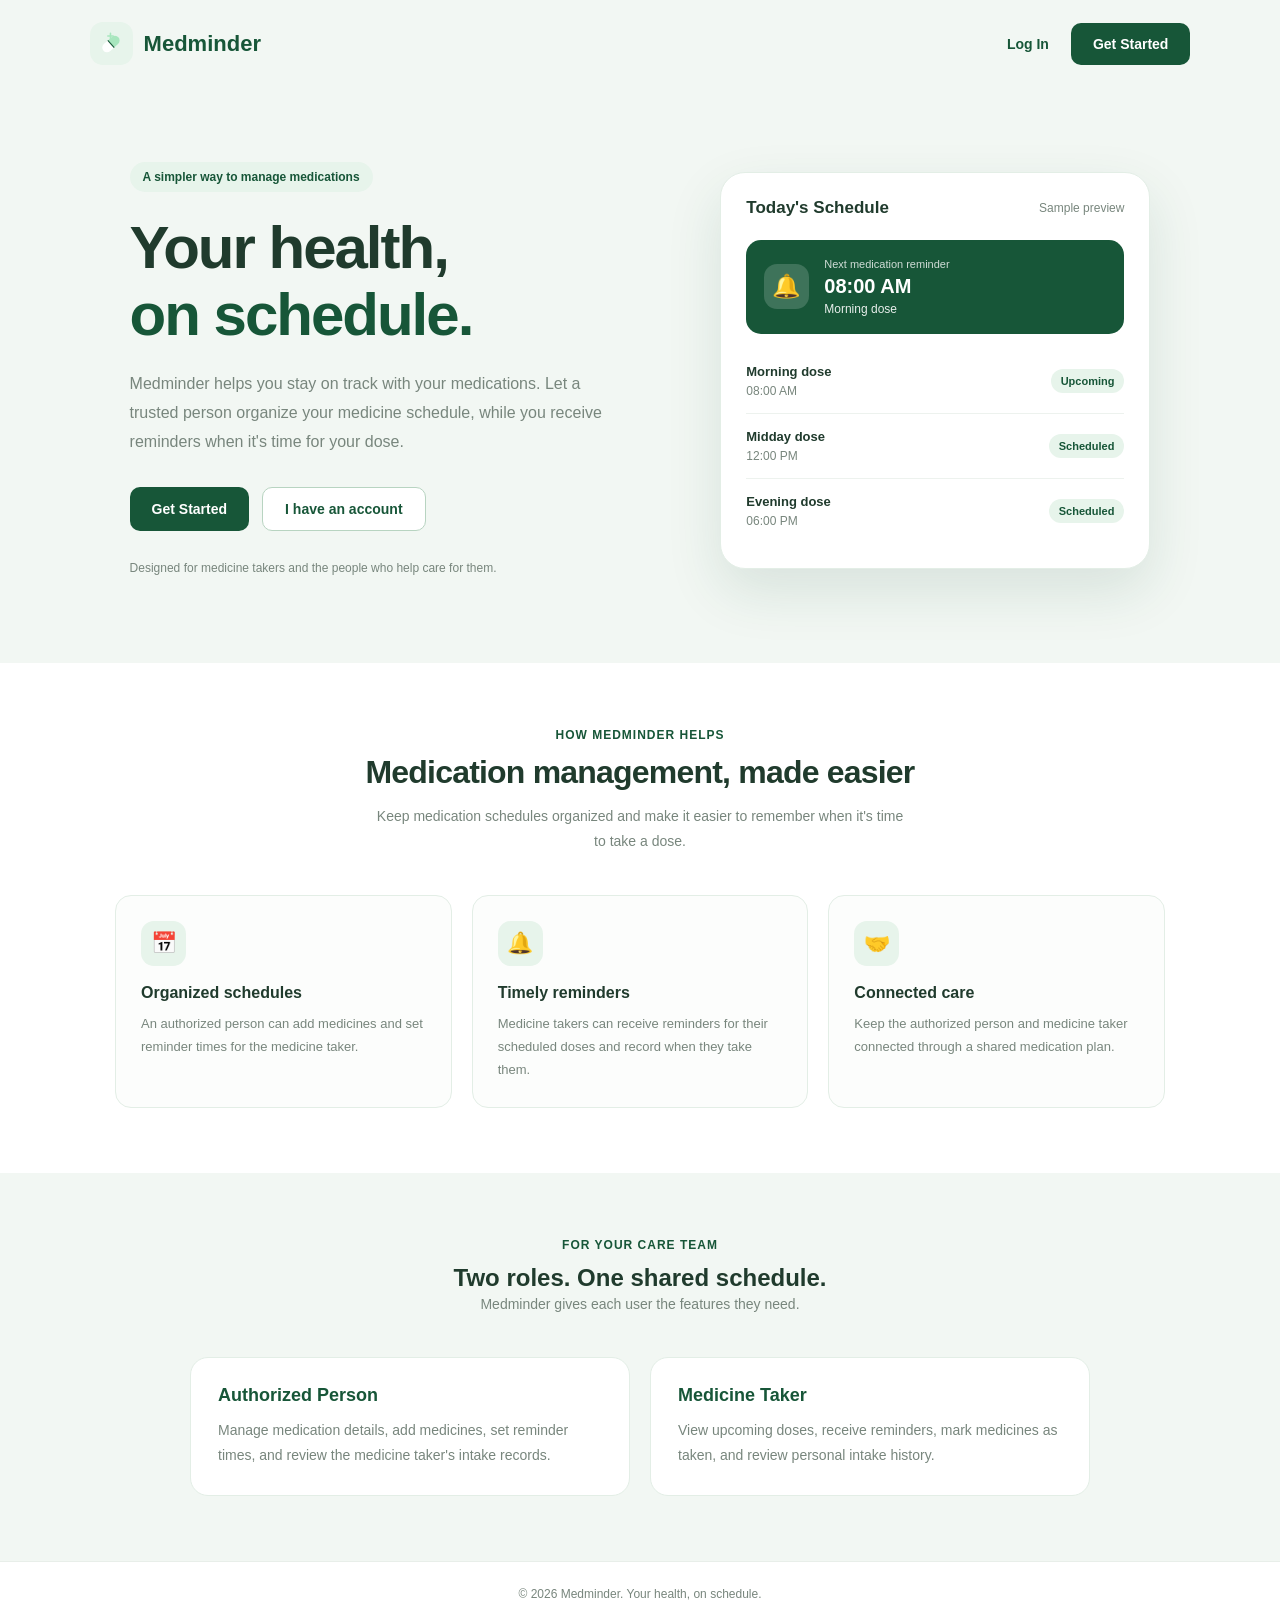
<file: index.html>
<!DOCTYPE html>
<html lang="en">
<head>
  <meta charset="UTF-8">
  <meta name="viewport" content="width=device-width, initial-scale=1.0">
  <meta name="theme-color" content="#175638">
  <title>Medminder | Your Health, On Schedule</title>

  <style>
    * {
      margin: 0;
      padding: 0;
      box-sizing: border-box;
    }

    :root {
      --green: #175638;
      --green-dark: #10442b;
      --green-light: #e7f4eb;
      --background: #f2f7f3;
      --text: #203b2d;
      --muted: #78867d;
      --white: #ffffff;
    }

    body {
      font-family: Inter, Arial, sans-serif;
      background: var(--background);
      color: var(--text);
      min-height: 100vh;
    }

    a {
      text-decoration: none;
    }

    .navbar {
      width: 100%;
      padding: 22px 7%;
      display: flex;
      justify-content: space-between;
      align-items: center;
      gap: 20px;
    }

    .brand {
      display: flex;
      align-items: center;
      gap: 11px;
      color: var(--green);
      font-size: 22px;
      font-weight: 700;
    }

    .brand-icon {
      width: 43px;
      height: 43px;
      display: grid;
      place-items: center;
      background: var(--green-light);
      border-radius: 13px;
    }

    .brand-icon svg {
      width: 34px;
      height: 34px;
    }

    .nav-actions {
      display: flex;
      align-items: center;
      gap: 22px;
    }

    .login-link {
      color: var(--green);
      font-weight: 600;
      font-size: 14px;
    }

    .button {
      display: inline-flex;
      justify-content: center;
      align-items: center;
      padding: 13px 22px;
      border-radius: 10px;
      font-size: 14px;
      font-weight: 600;
      transition: 0.2s;
    }

    .button-primary {
      background: var(--green);
      color: white;
    }

    .button-primary:hover {
      background: var(--green-dark);
      transform: translateY(-1px);
    }

    .button-outline {
      border: 1px solid #b8d4c1;
      color: var(--green);
      background: white;
    }

    .hero {
      max-width: 1200px;
      margin: 0 auto;
      padding: 75px 7% 85px;
      display: grid;
      grid-template-columns: 1.1fr 0.9fr;
      align-items: center;
      gap: 65px;
    }

    .eyebrow {
      display: inline-block;
      padding: 8px 13px;
      margin-bottom: 22px;
      border-radius: 30px;
      background: var(--green-light);
      color: var(--green);
      font-size: 12px;
      font-weight: 700;
    }

    .hero h1 {
      font-size: clamp(38px, 5vw, 60px);
      line-height: 1.12;
      letter-spacing: -2px;
      margin-bottom: 22px;
    }

    .hero h1 span {
      color: var(--green);
    }

    .hero-description {
      max-width: 480px;
      color: var(--muted);
      font-size: 16px;
      line-height: 1.8;
      margin-bottom: 30px;
    }

    .hero-actions {
      display: flex;
      flex-wrap: wrap;
      gap: 13px;
      margin-bottom: 27px;
    }

    .hero-note {
      color: var(--muted);
      font-size: 12px;
      line-height: 1.7;
    }

    .preview {
      position: relative;
      background: white;
      padding: 25px;
      border-radius: 25px;
      border: 1px solid #e3eee6;
      box-shadow: 0 22px 55px rgba(23, 86, 56, 0.12);
    }

    .preview-header {
      display: flex;
      justify-content: space-between;
      align-items: center;
      margin-bottom: 22px;
    }

    .preview-header h3 {
      font-size: 17px;
    }

    .preview-header span {
      color: var(--muted);
      font-size: 12px;
    }

    .reminder-card {
      display: flex;
      align-items: center;
      gap: 15px;
      padding: 18px;
      border-radius: 15px;
      background: var(--green);
      color: white;
      margin-bottom: 15px;
    }

    .reminder-icon {
      width: 45px;
      height: 45px;
      display: grid;
      place-items: center;
      flex-shrink: 0;
      border-radius: 13px;
      background: rgba(255,255,255,0.17);
      font-size: 23px;
    }

    .reminder-card small {
      display: block;
      opacity: 0.8;
      font-size: 11px;
      margin-bottom: 5px;
    }

    .reminder-card strong {
      display: block;
      font-size: 20px;
      margin-bottom: 4px;
    }

    .reminder-card p {
      font-size: 12px;
      opacity: 0.9;
    }

    .dose-row {
      display: flex;
      justify-content: space-between;
      align-items: center;
      padding: 15px 0;
      border-bottom: 1px solid #edf2ee;
      gap: 12px;
    }

    .dose-row:last-child {
      border-bottom: none;
    }

    .dose-name {
      font-size: 13px;
      font-weight: 600;
    }

    .dose-time {
      font-size: 12px;
      color: var(--muted);
      margin-top: 5px;
    }

    .status {
      color: var(--green);
      background: var(--green-light);
      border-radius: 20px;
      padding: 6px 10px;
      font-size: 11px;
      font-weight: 600;
      white-space: nowrap;
    }

    .features {
      padding: 65px 7%;
      background: white;
      text-align: center;
    }

    .section-label {
      color: var(--green);
      font-size: 12px;
      font-weight: 700;
      margin-bottom: 12px;
      text-transform: uppercase;
      letter-spacing: 1px;
    }

    .features h2 {
      font-size: 32px;
      letter-spacing: -0.8px;
      margin-bottom: 13px;
    }

    .section-description {
      max-width: 540px;
      margin: 0 auto 40px;
      color: var(--muted);
      font-size: 14px;
      line-height: 1.8;
    }

    .feature-grid {
      max-width: 1050px;
      margin: auto;
      display: grid;
      grid-template-columns: repeat(3, 1fr);
      gap: 20px;
      text-align: left;
    }

    .feature-card {
      padding: 25px;
      border: 1px solid #e3eee6;
      border-radius: 16px;
      background: #fcfdfc;
    }

    .feature-icon {
      width: 45px;
      height: 45px;
      display: grid;
      place-items: center;
      border-radius: 13px;
      background: var(--green-light);
      color: var(--green);
      font-size: 21px;
      margin-bottom: 18px;
    }

    .feature-card h3 {
      font-size: 16px;
      margin-bottom: 10px;
    }

    .feature-card p {
      color: var(--muted);
      font-size: 13px;
      line-height: 1.8;
    }

    .role-section {
      padding: 65px 7%;
      text-align: center;
    }

    .role-grid {
      max-width: 900px;
      margin: 35px auto 0;
      display: grid;
      grid-template-columns: repeat(2, 1fr);
      gap: 20px;
      text-align: left;
    }

    .role-card {
      padding: 27px;
      border-radius: 18px;
      background: white;
      border: 1px solid #e3eee6;
    }

    .role-card h3 {
      color: var(--green);
      font-size: 18px;
      margin-bottom: 12px;
    }

    .role-card p {
      color: var(--muted);
      font-size: 14px;
      line-height: 1.8;
    }

    footer {
      padding: 25px 7%;
      background: white;
      border-top: 1px solid #e8eee9;
      color: var(--muted);
      text-align: center;
      font-size: 12px;
    }

    @media (max-width: 800px) {
      .hero {
        grid-template-columns: 1fr;
        gap: 40px;
        padding-top: 45px;
      }

      .preview {
        max-width: 500px;
        width: 100%;
        margin: auto;
      }

      .feature-grid {
        grid-template-columns: 1fr;
      }

      .features h2 {
        font-size: 27px;
      }
    }

    @media (max-width: 500px) {
      .navbar {
        padding: 17px 5%;
      }

      .brand {
        font-size: 18px;
      }

      .brand-icon {
        width: 37px;
        height: 37px;
      }

      .nav-actions {
        gap: 13px;
      }

      .nav-actions .button {
        padding: 10px 13px;
        font-size: 12px;
      }

      .login-link {
        font-size: 12px;
      }

      .hero {
        padding: 40px 6% 60px;
      }

      .hero h1 {
        letter-spacing: -1.3px;
      }

      .hero-description {
        font-size: 14px;
      }

      .preview {
        padding: 18px;
      }

      .role-grid {
        grid-template-columns: 1fr;
      }

      .features,
      .role-section {
        padding: 50px 6%;
      }
    }
  </style>
</head>

<body>

  <nav class="navbar">
    <a href="index.html" class="brand" aria-label="Medminder home">
      <span class="brand-icon" aria-hidden="true">
        <svg viewBox="0 0 64 64" xmlns="http://www.w3.org/2000/svg">
          <g transform="rotate(-42 32 32)">
            <rect x="13" y="23" width="38" height="18"
                  rx="9" fill="#ffffff"/>
            <path d="M32 23h10a9 9 0 0 1 0 18H32z"
                  fill="#a8e6be"/>
            <path d="M32 23v18"
                  stroke="#175638" stroke-width="2"/>
          </g>
          <path d="M31 12v10M26 17h10"
                stroke="#a8e6be" stroke-width="3"
                stroke-linecap="round"/>
        </svg>
      </span>
      Medminder
    </a>

    <div class="nav-actions">
      <a href="login.html" class="login-link">Log In</a>
      <a href="signup.html" class="button button-primary">Get Started</a>
    </div>
  </nav>

  <main>
    <section class="hero">
      <div>
        <span class="eyebrow">A simpler way to manage medications</span>

        <h1>
          Your health,<br>
          <span>on schedule.</span>
        </h1>

        <p class="hero-description">
          Medminder helps you stay on track with your medications.
          Let a trusted person organize your medicine schedule,
          while you receive reminders when it's time for your dose.
        </p>

        <div class="hero-actions">
          <a href="signup.html" class="button button-primary">
            Get Started
          </a>

          <a href="login.html" class="button button-outline">
            I have an account
          </a>
        </div>

        <p class="hero-note">
          Designed for medicine takers and the people who help care for them.
        </p>
      </div>

      <div class="preview">
        <div class="preview-header">
          <h3>Today's Schedule</h3>
          <span>Sample preview</span>
        </div>

        <div class="reminder-card">
          <div class="reminder-icon">🔔</div>
          <div>
            <small>Next medication reminder</small>
            <strong>08:00 AM</strong>
            <p>Morning dose</p>
          </div>
        </div>

        <div class="dose-row">
          <div>
            <div class="dose-name">Morning dose</div>
            <div class="dose-time">08:00 AM</div>
          </div>
          <span class="status">Upcoming</span>
        </div>

        <div class="dose-row">
          <div>
            <div class="dose-name">Midday dose</div>
            <div class="dose-time">12:00 PM</div>
          </div>
          <span class="status">Scheduled</span>
        </div>

        <div class="dose-row">
          <div>
            <div class="dose-name">Evening dose</div>
            <div class="dose-time">06:00 PM</div>
          </div>
          <span class="status">Scheduled</span>
        </div>
      </div>
    </section>

    <section class="features">
      <p class="section-label">How Medminder helps</p>
      <h2>Medication management, made easier</h2>
      <p class="section-description">
        Keep medication schedules organized and make it easier
        to remember when it's time to take a dose.
      </p>

      <div class="feature-grid">
        <article class="feature-card">
          <div class="feature-icon">📅</div>
          <h3>Organized schedules</h3>
          <p>
            An authorized person can add medicines and set
            reminder times for the medicine taker.
          </p>
        </article>

        <article class="feature-card">
          <div class="feature-icon">🔔</div>
          <h3>Timely reminders</h3>
          <p>
            Medicine takers can receive reminders for their
            scheduled doses and record when they take them.
          </p>
        </article>

        <article class="feature-card">
          <div class="feature-icon">🤝</div>
          <h3>Connected care</h3>
          <p>
            Keep the authorized person and medicine taker
            connected through a shared medication plan.
          </p>
        </article>
      </div>
    </section>

    <section class="role-section">
      <p class="section-label">For your care team</p>
      <h2>Two roles. One shared schedule.</h2>
      <p class="section-description">
        Medminder gives each user the features they need.
      </p>

      <div class="role-grid">
        <article class="role-card">
          <h3>Authorized Person</h3>
          <p>
            Manage medication details, add medicines, set
            reminder times, and review the medicine taker's
            intake records.
          </p>
        </article>

        <article class="role-card">
          <h3>Medicine Taker</h3>
          <p>
            View upcoming doses, receive reminders, mark
            medicines as taken, and review personal intake history.
          </p>
        </article>
      </div>
    </section>
  </main>

  <footer>
    © 2026 Medminder. Your health, on schedule.
  </footer>

</body>
</html>
</file>
